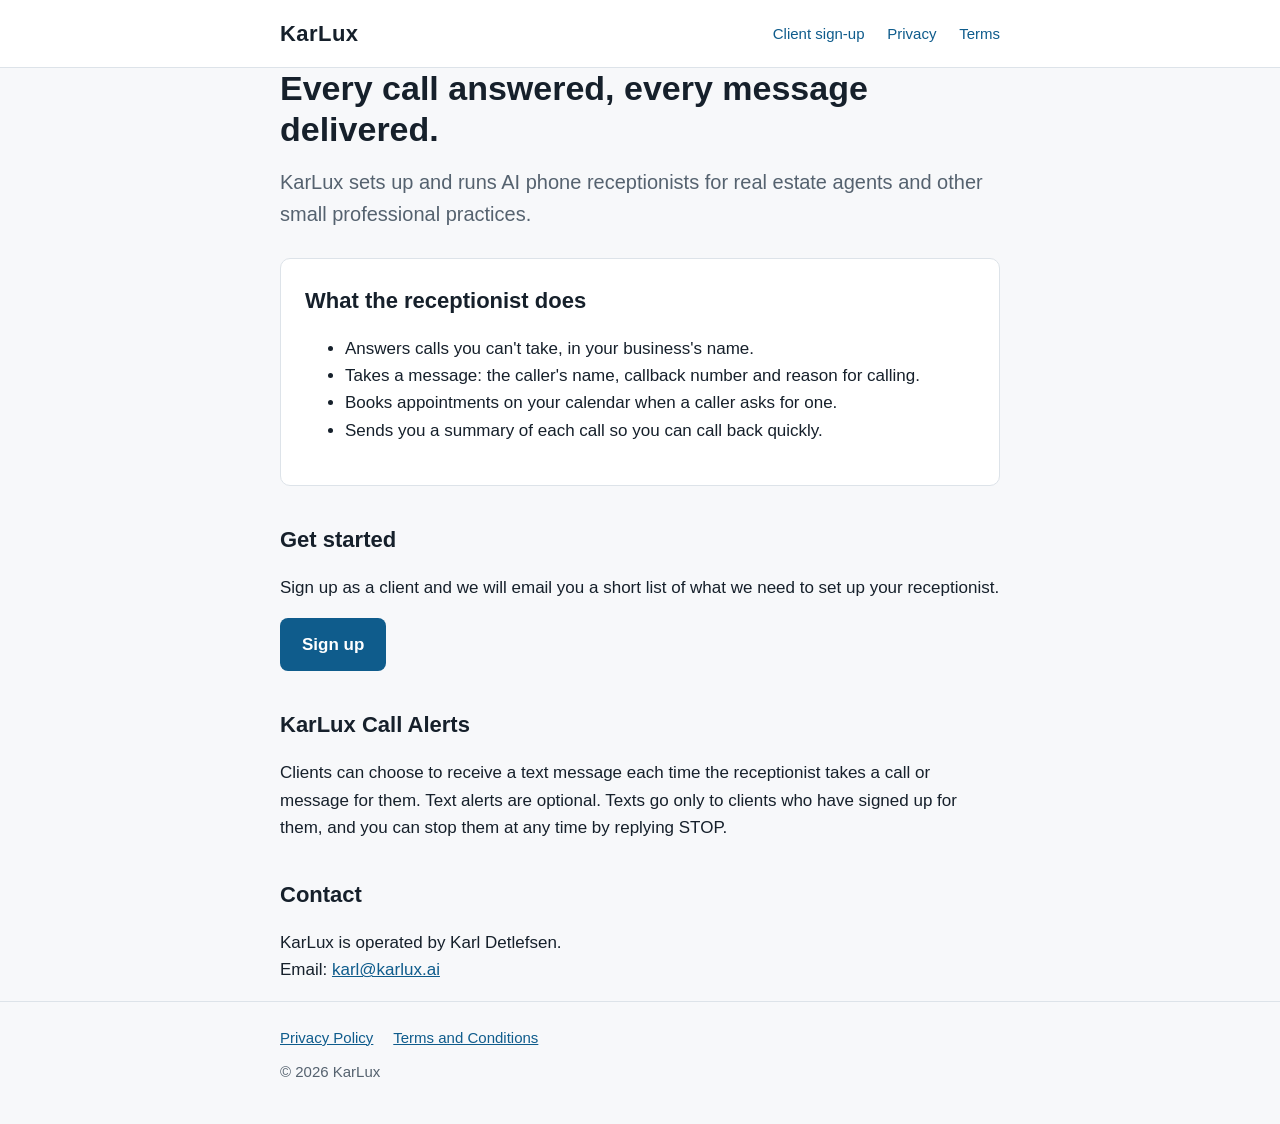
<file: index.html>
<!doctype html>
<html lang="en">
<head>
<meta charset="utf-8">
<meta name="viewport" content="width=device-width, initial-scale=1">
<title>KarLux | AI phone answering for professionals</title>
<meta name="description" content="KarLux sets up and runs AI phone receptionists for real estate agents and other small professional practices.">
<link rel="stylesheet" href="style.css">
</head>
<body>
<header class="site">
<div class="wrap">
<a class="brand" href="index.html">KarLux</a>
<nav>
<a href="signup.html">Client sign-up</a>
<a href="privacy.html">Privacy</a>
<a href="terms.html">Terms</a>
</nav>
</div>
</header>

<main class="wrap">
<h1>Every call answered, every message delivered.</h1>
<p class="lead">KarLux sets up and runs AI phone receptionists for real estate agents and other small professional practices.</p>

<div class="card">
<h2 style="margin-top:0">What the receptionist does</h2>
<ul>
<li>Answers calls you can't take, in your business's name.</li>
<li>Takes a message: the caller's name, callback number and reason for calling.</li>
<li>Books appointments on your calendar when a caller asks for one.</li>
<li>Sends you a summary of each call so you can call back quickly.</li>
</ul>
</div>

<h2>Get started</h2>
<p>Sign up as a client and we will email you a short list of what we need to set up your receptionist.</p>
<p><a class="btn" href="signup.html">Sign up</a></p>

<h2>KarLux Call Alerts</h2>
<p>Clients can choose to receive a text message each time the receptionist takes a call or message for them. Text alerts are optional. Texts go only to clients who have signed up for them, and you can stop them at any time by replying STOP.</p>

<h2>Contact</h2>
<p>KarLux is operated by Karl Detlefsen.<br>
Email: <a href="mailto:karl@karlux.ai">karl@karlux.ai</a></p>
</main>

<footer class="site">
<div class="wrap">
<a href="privacy.html">Privacy Policy</a>
<a href="terms.html">Terms and Conditions</a>
<div style="margin-top:10px">&copy; 2026 KarLux</div>
</div>
</footer>
</body>
</html>
</file>
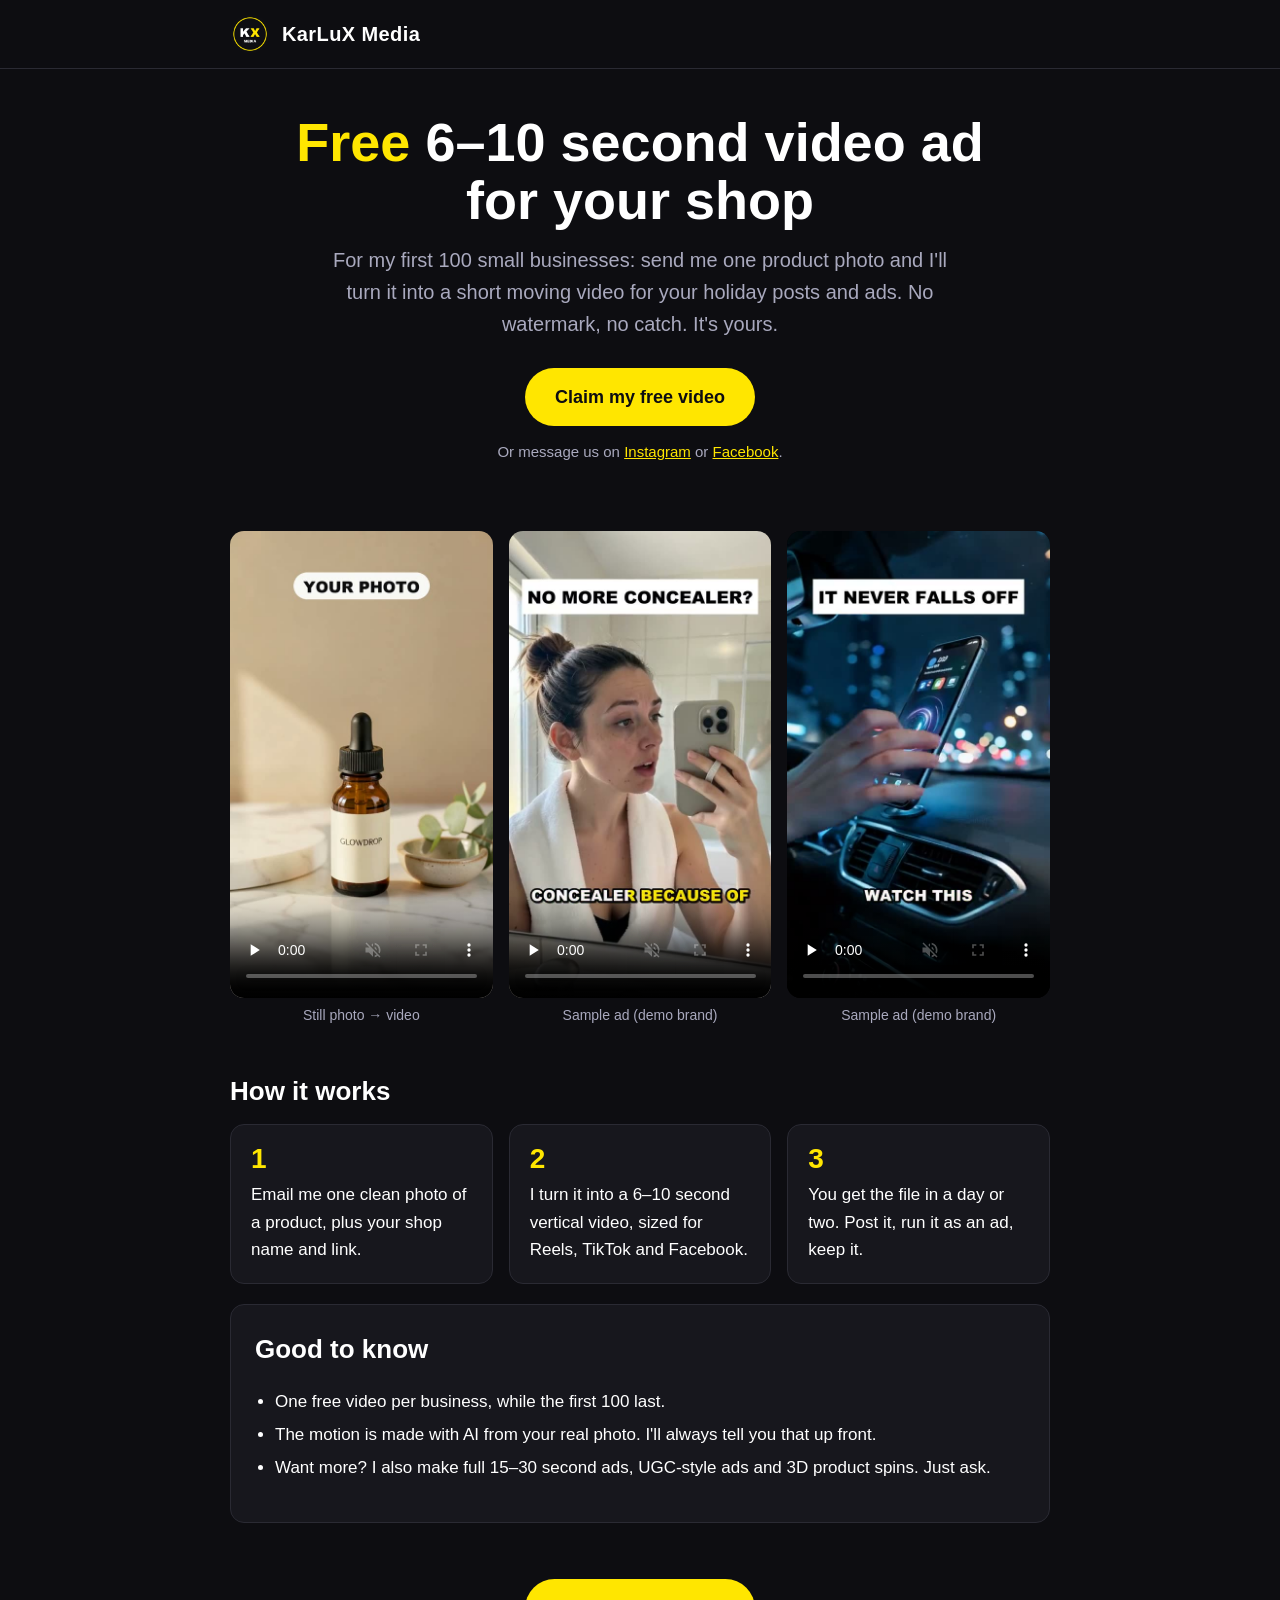
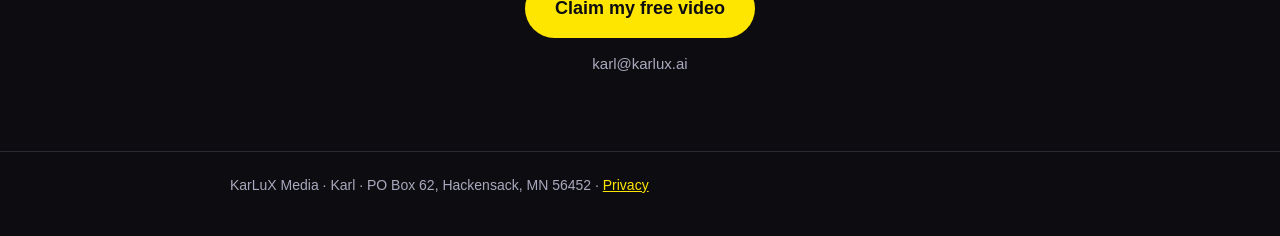
<file: media/index.html>
<!doctype html>
<html lang="en">
<head>
<meta charset="utf-8">
<meta name="viewport" content="width=device-width, initial-scale=1">
<title>KarLuX Media | Free video ad for your shop</title>
<meta name="description" content="Free 6–10 second video ad made from one of your product photos, for my first 100 small businesses. Yours to keep.">
<meta property="og:title" content="Free 6–10 second video ad for your shop">
<meta property="og:description" content="Send one product photo. Get a short video ad. Yours to keep, for my first 100 small businesses.">
<meta property="og:image" content="https://karlux.ai/media/offer.jpg">
<link rel="icon" href="logo.png">
<style>
:root { --bg:#0d0d11; --card:#17171d; --ink:#ffffff; --muted:#a9a9be; --yellow:#ffe600; --line:#2a2a33; }
* { box-sizing:border-box; }
html { -webkit-text-size-adjust:100%; }
body { margin:0; background:var(--bg); color:var(--ink); font:17px/1.6 -apple-system,BlinkMacSystemFont,"Segoe UI",Roboto,Helvetica,Arial,sans-serif; }
a { color:var(--yellow); }
.wrap { max-width:860px; margin:0 auto; padding:0 20px; }
header { border-bottom:1px solid var(--line); }
header .wrap { display:flex; align-items:center; gap:12px; padding:14px 20px; }
header img { width:40px; height:40px; border-radius:50%; }
header span { font-weight:800; font-size:20px; letter-spacing:.02em; }
.hero { padding:44px 0 12px; text-align:center; }
h1 { font-size:clamp(32px,7vw,54px); line-height:1.08; margin:0 0 14px; font-weight:900; }
h1 em { font-style:normal; color:var(--yellow); }
.lead { font-size:20px; color:var(--muted); margin:0 auto 28px; max-width:620px; }
.btn { display:inline-block; background:var(--yellow); color:#0d0d11; border-radius:999px; padding:15px 30px; font-size:18px; font-weight:800; text-decoration:none; }
.alt { margin-top:14px; font-size:15px; color:var(--muted); }
.vids { display:grid; grid-template-columns:repeat(3,1fr); gap:16px; margin:40px 0; }
.vids figure { margin:0; }
.vids video { width:100%; aspect-ratio:9/16; border-radius:14px; background:#000; display:block; }
.vids figcaption { font-size:14px; color:var(--muted); text-align:center; margin-top:6px; }
h2 { font-size:26px; margin:44px 0 12px; }
.steps { display:grid; grid-template-columns:repeat(3,1fr); gap:16px; }
.step { background:var(--card); border:1px solid var(--line); border-radius:14px; padding:20px; }
.step b { display:block; color:var(--yellow); font-size:28px; line-height:1; margin-bottom:8px; }
.card { background:var(--card); border:1px solid var(--line); border-radius:14px; padding:24px; margin:20px 0; }
ul { padding-left:20px; }
li { margin:6px 0; }
.cta { text-align:center; padding:36px 0 20px; }
footer { border-top:1px solid var(--line); margin-top:40px; padding:22px 0 40px; font-size:14px; color:var(--muted); }
@media (max-width:640px) {
  .vids { grid-template-columns:1fr 1fr; }
  .vids figure:first-child { grid-column:1 / -1; max-width:300px; margin:0 auto; }
  .steps { grid-template-columns:1fr; }
}
</style>
</head>
<body>
<header><div class="wrap"><img src="logo.png" alt=""><span>KarLuX Media</span></div></header>

<main class="wrap">
<section class="hero">
<h1><em>Free</em> 6–10 second video ad<br>for your shop</h1>
<p class="lead">For my first 100 small businesses: send me one product photo and I'll turn it into a short moving video for your holiday posts and ads. No watermark, no catch. It's yours.</p>
<a class="btn" href="mailto:karl@karlux.ai?subject=Free%20video%20for%20my%20shop&amp;body=Shop%20name%3A%0AShop%20link%3A%0A%0A(Attach%20one%20product%20photo%20to%20this%20email.)">Claim my free video</a>
<p class="alt">Or message us on <a href="https://www.instagram.com/karluxmedia">Instagram</a> or <a href="https://www.facebook.com/profile.php?id=61596051870930">Facebook</a>.</p>
</section>

<section class="vids">
<figure><video src="offer.mp4" poster="offer.jpg" controls playsinline muted loop preload="none"></video><figcaption>Still photo → video</figcaption></figure>
<figure><video src="sample-glowdrop.mp4" poster="sample-glowdrop.jpg" controls playsinline muted loop preload="none"></video><figcaption>Sample ad (demo brand)</figcaption></figure>
<figure><video src="sample-snapgrip.mp4" poster="sample-snapgrip.jpg" controls playsinline muted loop preload="none"></video><figcaption>Sample ad (demo brand)</figcaption></figure>
</section>

<h2>How it works</h2>
<div class="steps">
<div class="step"><b>1</b>Email me one clean photo of a product, plus your shop name and link.</div>
<div class="step"><b>2</b>I turn it into a 6–10 second vertical video, sized for Reels, TikTok and Facebook.</div>
<div class="step"><b>3</b>You get the file in a day or two. Post it, run it as an ad, keep it.</div>
</div>

<div class="card">
<h2 style="margin-top:0">Good to know</h2>
<ul>
<li>One free video per business, while the first 100 last.</li>
<li>The motion is made with AI from your real photo. I'll always tell you that up front.</li>
<li>Want more? I also make full 15–30 second ads, UGC-style ads and 3D product spins. Just ask.</li>
</ul>
</div>

<div class="cta">
<a class="btn" href="mailto:karl@karlux.ai?subject=Free%20video%20for%20my%20shop&amp;body=Shop%20name%3A%0AShop%20link%3A%0A%0A(Attach%20one%20product%20photo%20to%20this%20email.)">Claim my free video</a>
<p class="alt">karl@karlux.ai</p>
</div>
</main>

<footer><div class="wrap">KarLuX Media · Karl · PO Box 62, Hackensack, MN 56452 · <a href="/privacy.html">Privacy</a></div></footer>
</body>
</html>
</file>
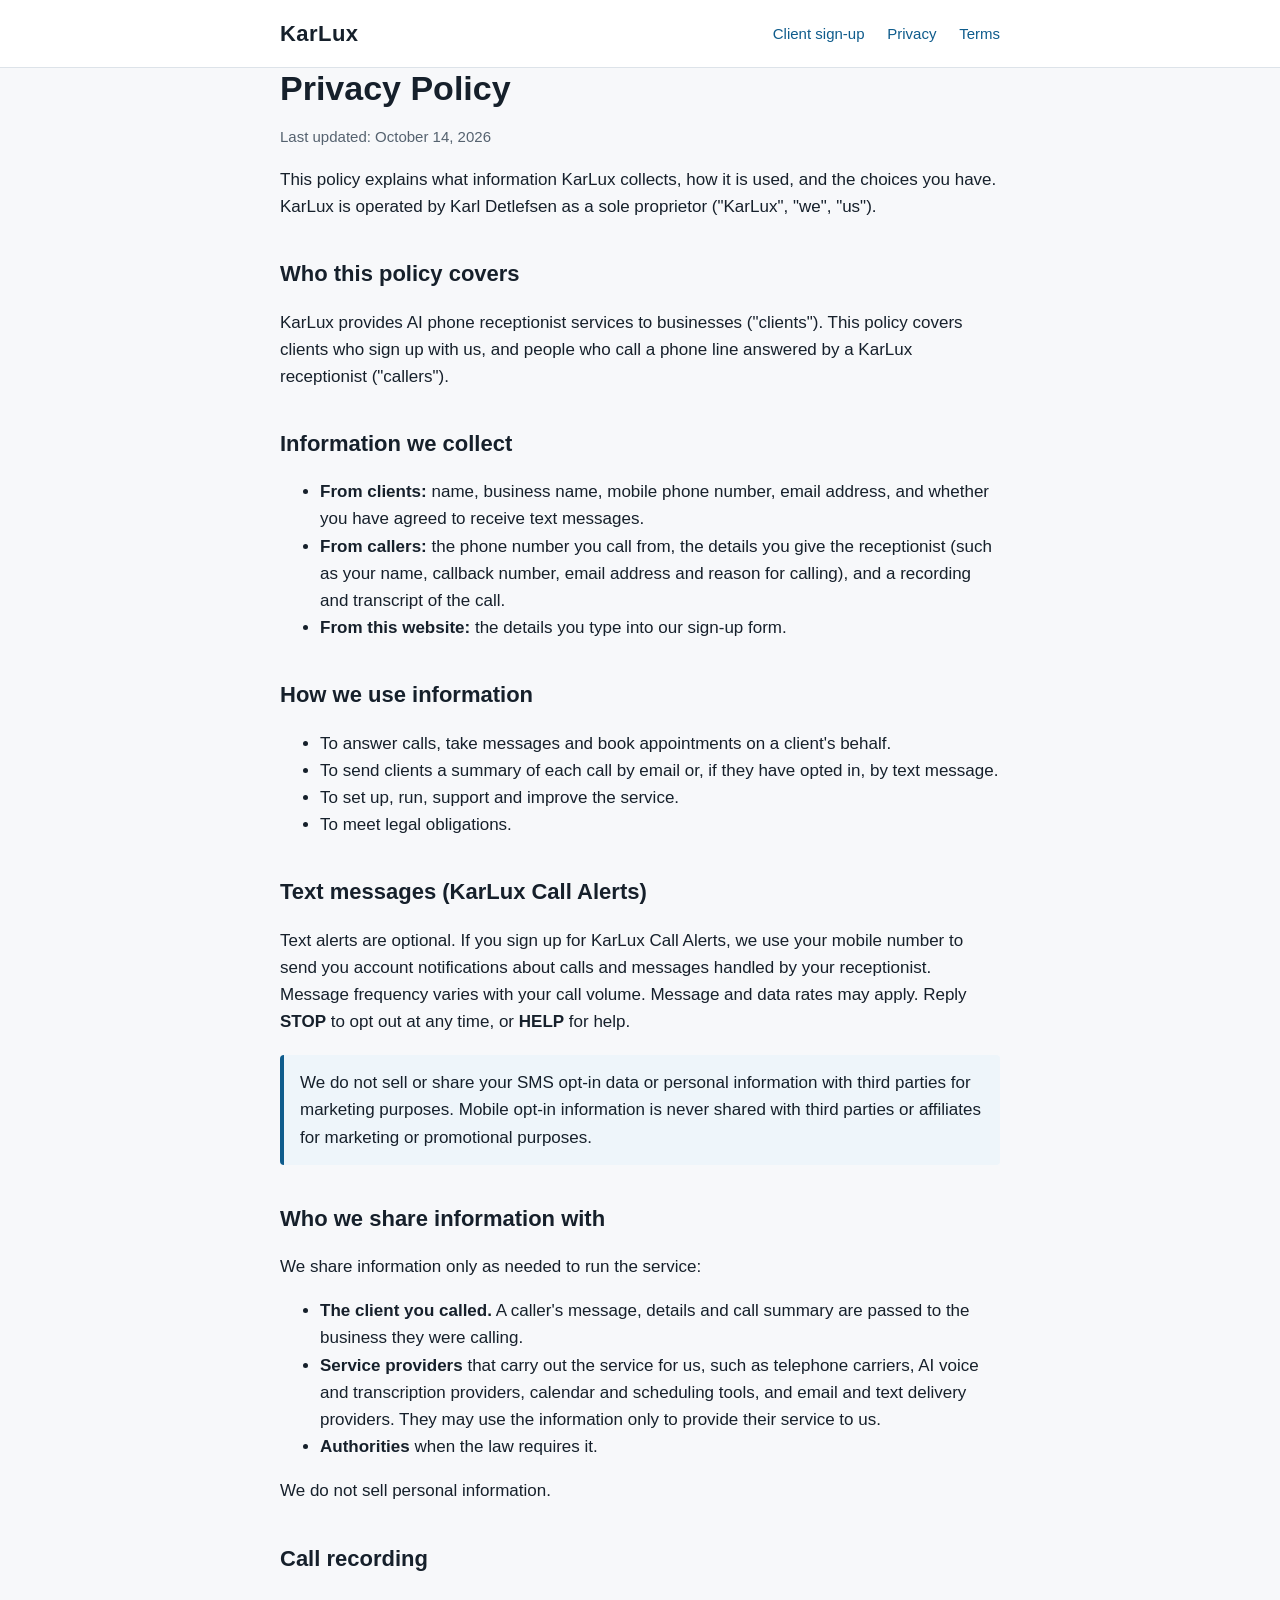
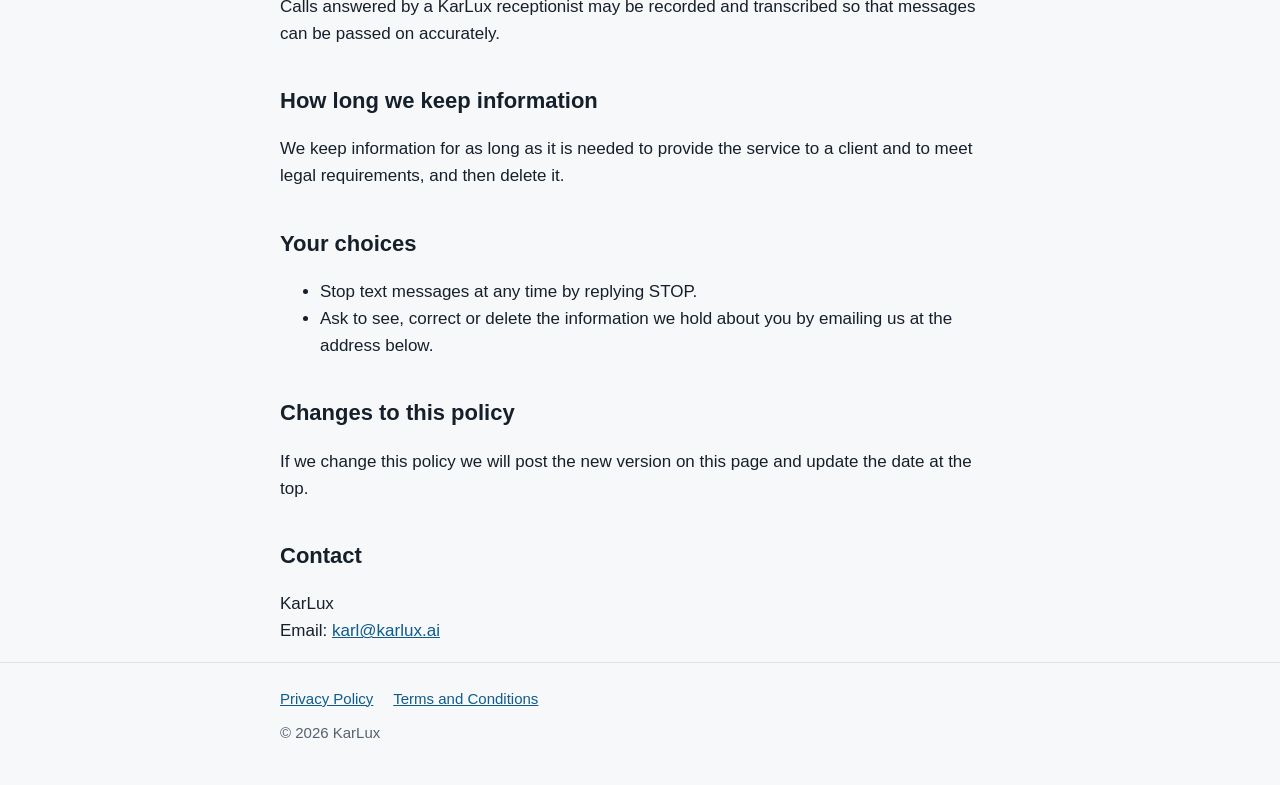
<file: privacy.html>
<!doctype html>
<html lang="en">
<head>
<meta charset="utf-8">
<meta name="viewport" content="width=device-width, initial-scale=1">
<title>Privacy Policy | KarLux</title>
<link rel="stylesheet" href="style.css">
</head>
<body>
<header class="site">
<div class="wrap">
<a class="brand" href="index.html">KarLux</a>
<nav>
<a href="signup.html">Client sign-up</a>
<a href="privacy.html">Privacy</a>
<a href="terms.html">Terms</a>
</nav>
</div>
</header>

<main class="wrap">
<h1>Privacy Policy</h1>
<p class="small">Last updated: October 14, 2026</p>

<p>This policy explains what information KarLux collects, how it is used, and the choices you have. KarLux is operated by Karl Detlefsen as a sole proprietor ("KarLux", "we", "us").</p>

<h2>Who this policy covers</h2>
<p>KarLux provides AI phone receptionist services to businesses ("clients"). This policy covers clients who sign up with us, and people who call a phone line answered by a KarLux receptionist ("callers").</p>

<h2>Information we collect</h2>
<ul>
<li><strong>From clients:</strong> name, business name, mobile phone number, email address, and whether you have agreed to receive text messages.</li>
<li><strong>From callers:</strong> the phone number you call from, the details you give the receptionist (such as your name, callback number, email address and reason for calling), and a recording and transcript of the call.</li>
<li><strong>From this website:</strong> the details you type into our sign-up form.</li>
</ul>

<h2>How we use information</h2>
<ul>
<li>To answer calls, take messages and book appointments on a client's behalf.</li>
<li>To send clients a summary of each call by email or, if they have opted in, by text message.</li>
<li>To set up, run, support and improve the service.</li>
<li>To meet legal obligations.</li>
</ul>

<h2>Text messages (KarLux Call Alerts)</h2>
<p>Text alerts are optional. If you sign up for KarLux Call Alerts, we use your mobile number to send you account notifications about calls and messages handled by your receptionist. Message frequency varies with your call volume. Message and data rates may apply. Reply <strong>STOP</strong> to opt out at any time, or <strong>HELP</strong> for help.</p>
<div class="notice">We do not sell or share your SMS opt-in data or personal information with third parties for marketing purposes. Mobile opt-in information is never shared with third parties or affiliates for marketing or promotional purposes.</div>

<h2>Who we share information with</h2>
<p>We share information only as needed to run the service:</p>
<ul>
<li><strong>The client you called.</strong> A caller's message, details and call summary are passed to the business they were calling.</li>
<li><strong>Service providers</strong> that carry out the service for us, such as telephone carriers, AI voice and transcription providers, calendar and scheduling tools, and email and text delivery providers. They may use the information only to provide their service to us.</li>
<li><strong>Authorities</strong> when the law requires it.</li>
</ul>
<p>We do not sell personal information.</p>

<h2>Call recording</h2>
<p>Calls answered by a KarLux receptionist may be recorded and transcribed so that messages can be passed on accurately.</p>

<h2>How long we keep information</h2>
<p>We keep information for as long as it is needed to provide the service to a client and to meet legal requirements, and then delete it.</p>

<h2>Your choices</h2>
<ul>
<li>Stop text messages at any time by replying STOP.</li>
<li>Ask to see, correct or delete the information we hold about you by emailing us at the address below.</li>
</ul>

<h2>Changes to this policy</h2>
<p>If we change this policy we will post the new version on this page and update the date at the top.</p>

<h2>Contact</h2>
<p>KarLux<br>Email: <a href="mailto:karl@karlux.ai">karl@karlux.ai</a></p>
</main>

<footer class="site">
<div class="wrap">
<a href="privacy.html">Privacy Policy</a>
<a href="terms.html">Terms and Conditions</a>
<div style="margin-top:10px">&copy; 2026 KarLux</div>
</div>
</footer>
</body>
</html>
</file>
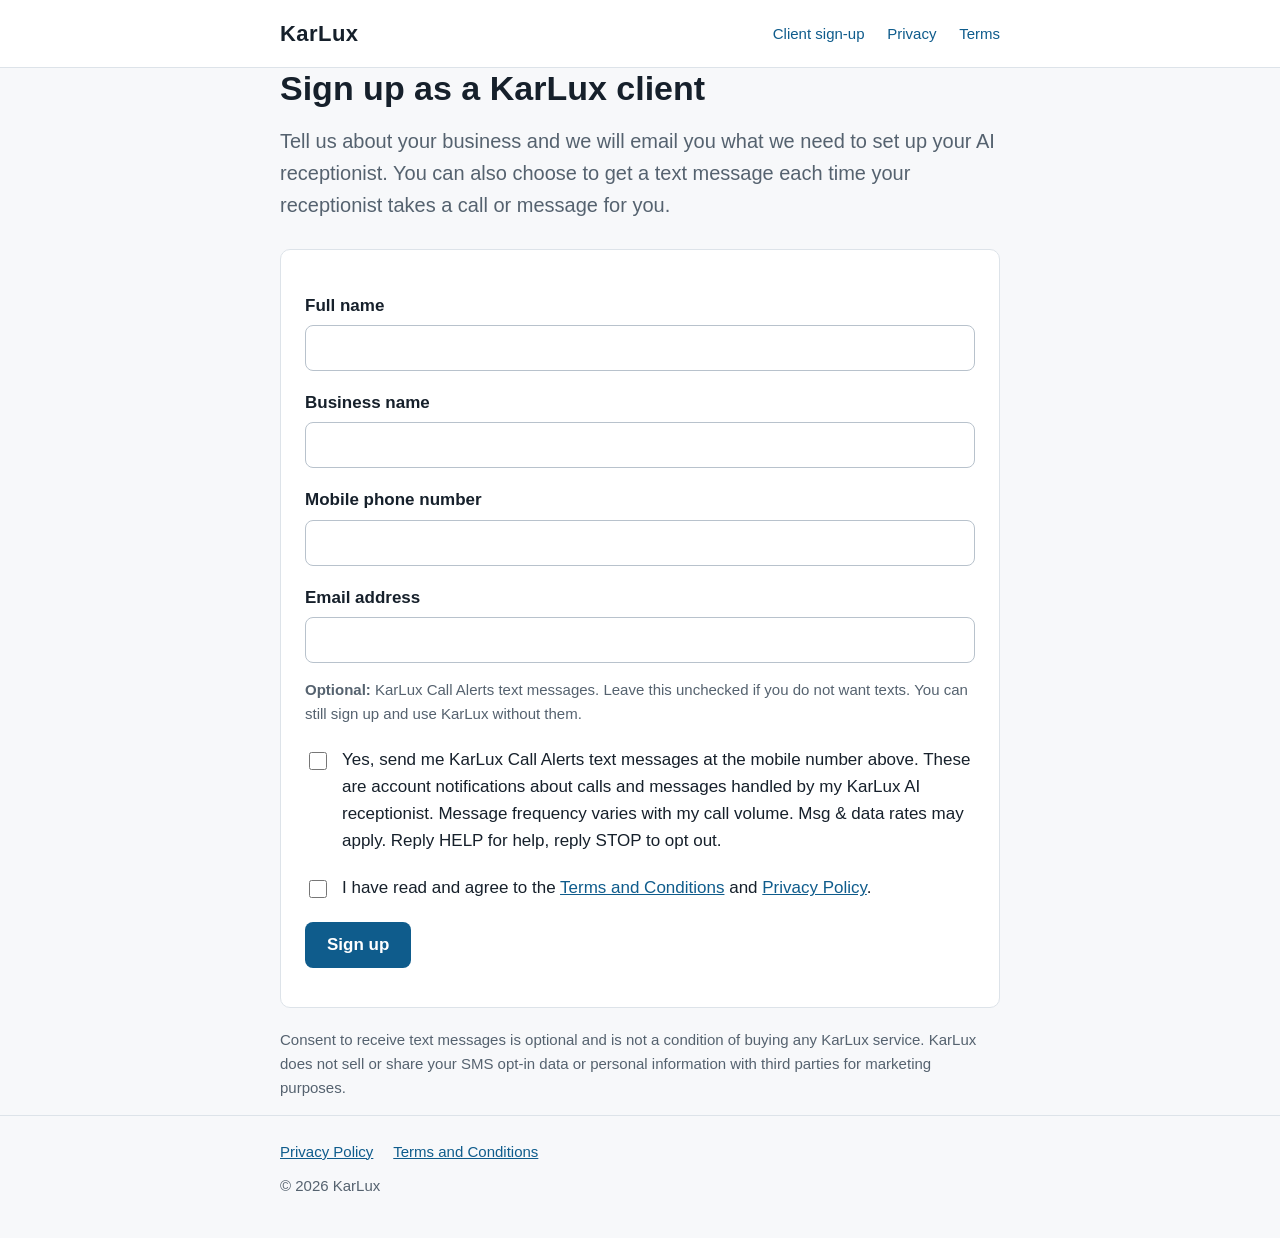
<file: signup.html>
<!doctype html>
<html lang="en">
<head>
<meta charset="utf-8">
<meta name="viewport" content="width=device-width, initial-scale=1">
<title>Client sign-up | KarLux</title>
<link rel="stylesheet" href="style.css">
</head>
<body>
<header class="site">
<div class="wrap">
<a class="brand" href="index.html">KarLux</a>
<nav>
<a href="signup.html">Client sign-up</a>
<a href="privacy.html">Privacy</a>
<a href="terms.html">Terms</a>
</nav>
</div>
</header>

<main class="wrap">
<h1>Sign up as a KarLux client</h1>
<p class="lead">Tell us about your business and we will email you what we need to set up your AI receptionist. You can also choose to get a text message each time your receptionist takes a call or message for you.</p>

<form id="signup" class="card" action="https://script.google.com/macros/s/AKfycbxIBVOZTfiOvm__iTl9dS9_nssxw8nvi1AadWsoYMQ4fEQuBhH6ZJucPxNkKTxIQCl8/exec" method="post">
<label for="name">Full name</label>
<input id="name" name="name" type="text" autocomplete="name" required>

<label for="business">Business name</label>
<input id="business" name="business" type="text" autocomplete="organization" required>

<label for="phone">Mobile phone number</label>
<input id="phone" name="phone" type="tel" autocomplete="tel" inputmode="tel" required>

<label for="email">Email address</label>
<input id="email" name="email" type="email" autocomplete="email" required>

<!-- Spam trap: hidden from people. Bots that fill it in are ignored. -->
<div class="hp" aria-hidden="true">
<label for="website">Leave this empty</label>
<input id="website" name="website" type="text" tabindex="-1" autocomplete="off">
</div>

<p class="small"><strong>Optional:</strong> KarLux Call Alerts text messages. Leave this unchecked if you do not want texts. You can still sign up and use KarLux without them.</p>
<label class="check">
<input type="checkbox" id="sms_consent" name="sms_consent" value="yes">
<span>Yes, send me KarLux Call Alerts text messages at the mobile number above. These are account notifications about calls and messages handled by my KarLux AI receptionist. Message frequency varies with my call volume. Msg &amp; data rates may apply. Reply HELP for help, reply STOP to opt out.</span>
</label>

<label class="check">
<input type="checkbox" name="terms_consent" value="yes" required>
<span>I have read and agree to the <a href="terms.html">Terms and Conditions</a> and <a href="privacy.html">Privacy Policy</a>.</span>
</label>

<button class="btn" type="submit">Sign up</button>
<p id="status" class="small" role="status" aria-live="polite"></p>
</form>

<p class="small">Consent to receive text messages is optional and is not a condition of buying any KarLux service. KarLux does not sell or share your SMS opt-in data or personal information with third parties for marketing purposes.</p>
</main>

<footer class="site">
<div class="wrap">
<a href="privacy.html">Privacy Policy</a>
<a href="terms.html">Terms and Conditions</a>
<div style="margin-top:10px">&copy; 2026 KarLux</div>
</div>
</footer>

<script>
(function () {
var form = document.getElementById('signup');
var status = document.getElementById('status');
var openedAt = Date.now();
var sending = false;
form.addEventListener('submit', function (e) {
e.preventDefault();
if (sending) { return; }
var endpoint = form.getAttribute('action');
var data = new FormData(form);
var smsYes = document.getElementById('sms_consent').checked;
if (!smsYes) { data.set('sms_consent', 'no'); }
data.append('source', 'karlux.ai sign-up form');
data.append('submitted_at', new Date().toISOString());
data.append('seconds_on_page', String(Math.round((Date.now() - openedAt) / 1000)));
// Spam check: real people never fill the hidden field, and take more than 3 seconds.
var looksLikeBot = document.getElementById('website').value !== '' || (Date.now() - openedAt) < 3000;
sending = true;
status.textContent = 'Sending...';
var send = looksLikeBot
? Promise.resolve({ ok: true })
: fetch(endpoint, { method: 'POST', body: new URLSearchParams(data) })
.then(function (r) {
if (!r.ok) { throw new Error('HTTP ' + r.status); }
return r.json();
});
send
.then(function (res) {
if (!res || !res.ok) { throw new Error('rejected'); }
var done = document.createElement('div');
done.className = 'card';
done.setAttribute('role', 'status');
var html = '<h2 style="margin-top:0">Thank you. You are signed up.</h2>' +
'<p>We received your sign-up. Watch your email for a short list of what we need to set up your AI receptionist.</p>';
if (smsYes) {
html += '<p>You also signed up for KarLux Call Alerts. You will get a text message when your AI receptionist takes a call or message for you. Message frequency varies. Msg &amp; data rates may apply. Reply STOP to any message to opt out, or HELP for help.</p>';
}
html += '<p><a href="index.html">Back to the home page</a></p>';
done.innerHTML = html;
form.parentNode.replaceChild(done, form);
done.scrollIntoView({ block: 'center' });
})
.catch(function () {
sending = false;
status.textContent = 'Something went wrong and your sign-up was not sent. Please try again or email karl@karlux.ai.';
});
});
})();
</script>
</body>
</html>
</file>
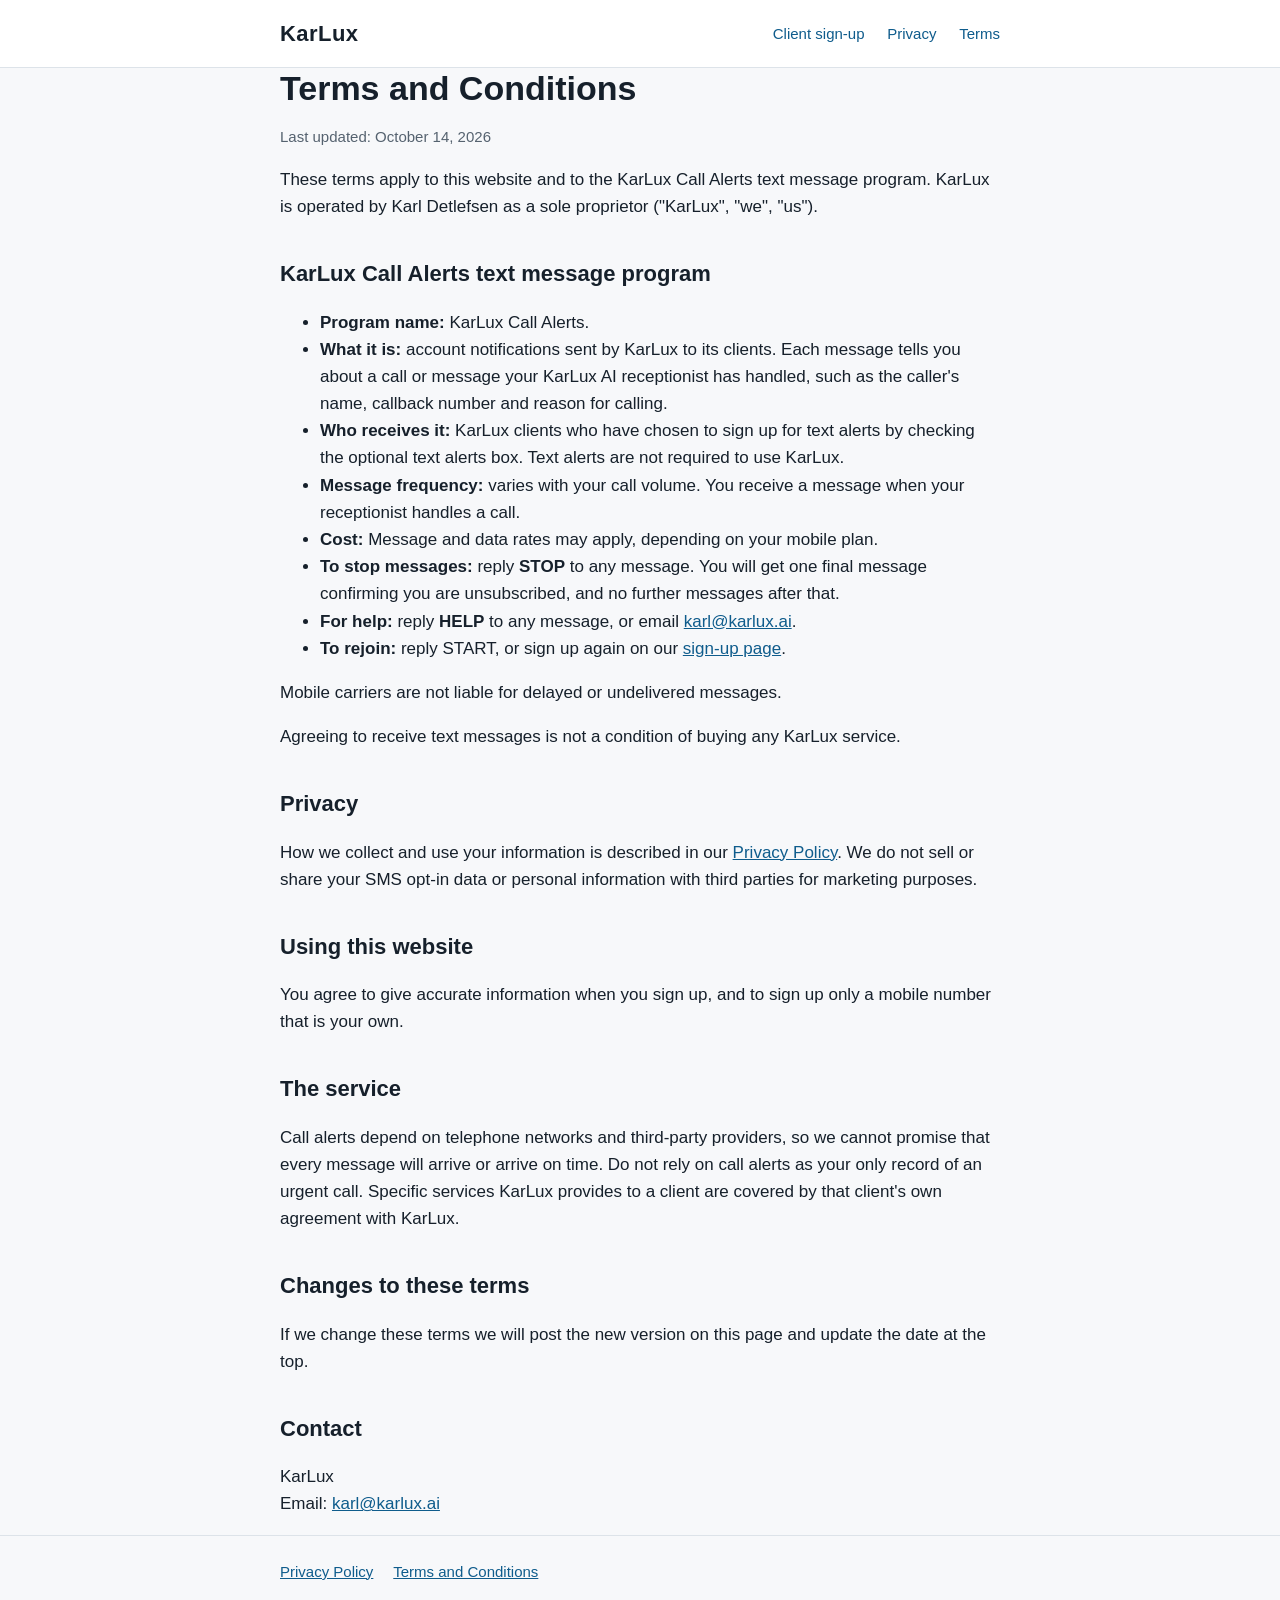
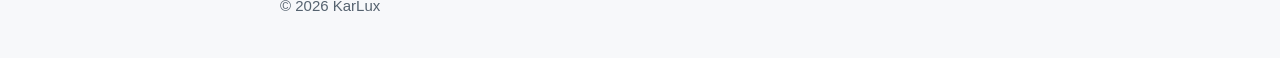
<file: terms.html>
<!doctype html>
<html lang="en">
<head>
<meta charset="utf-8">
<meta name="viewport" content="width=device-width, initial-scale=1">
<title>Terms and Conditions | KarLux</title>
<link rel="stylesheet" href="style.css">
</head>
<body>
<header class="site">
<div class="wrap">
<a class="brand" href="index.html">KarLux</a>
<nav>
<a href="signup.html">Client sign-up</a>
<a href="privacy.html">Privacy</a>
<a href="terms.html">Terms</a>
</nav>
</div>
</header>

<main class="wrap">
<h1>Terms and Conditions</h1>
<p class="small">Last updated: October 14, 2026</p>

<p>These terms apply to this website and to the KarLux Call Alerts text message program. KarLux is operated by Karl Detlefsen as a sole proprietor ("KarLux", "we", "us").</p>

<h2>KarLux Call Alerts text message program</h2>
<ul>
<li><strong>Program name:</strong> KarLux Call Alerts.</li>
<li><strong>What it is:</strong> account notifications sent by KarLux to its clients. Each message tells you about a call or message your KarLux AI receptionist has handled, such as the caller's name, callback number and reason for calling.</li>
<li><strong>Who receives it:</strong> KarLux clients who have chosen to sign up for text alerts by checking the optional text alerts box. Text alerts are not required to use KarLux.</li>
<li><strong>Message frequency:</strong> varies with your call volume. You receive a message when your receptionist handles a call.</li>
<li><strong>Cost:</strong> Message and data rates may apply, depending on your mobile plan.</li>
<li><strong>To stop messages:</strong> reply <strong>STOP</strong> to any message. You will get one final message confirming you are unsubscribed, and no further messages after that.</li>
<li><strong>For help:</strong> reply <strong>HELP</strong> to any message, or email <a href="mailto:karl@karlux.ai">karl@karlux.ai</a>.</li>
<li><strong>To rejoin:</strong> reply START, or sign up again on our <a href="signup.html">sign-up page</a>.</li>
</ul>
<p>Mobile carriers are not liable for delayed or undelivered messages.</p>
<p>Agreeing to receive text messages is not a condition of buying any KarLux service.</p>

<h2>Privacy</h2>
<p>How we collect and use your information is described in our <a href="privacy.html">Privacy Policy</a>. We do not sell or share your SMS opt-in data or personal information with third parties for marketing purposes.</p>

<h2>Using this website</h2>
<p>You agree to give accurate information when you sign up, and to sign up only a mobile number that is your own.</p>

<h2>The service</h2>
<p>Call alerts depend on telephone networks and third-party providers, so we cannot promise that every message will arrive or arrive on time. Do not rely on call alerts as your only record of an urgent call. Specific services KarLux provides to a client are covered by that client's own agreement with KarLux.</p>

<h2>Changes to these terms</h2>
<p>If we change these terms we will post the new version on this page and update the date at the top.</p>

<h2>Contact</h2>
<p>KarLux<br>Email: <a href="mailto:karl@karlux.ai">karl@karlux.ai</a></p>
</main>

<footer class="site">
<div class="wrap">
<a href="privacy.html">Privacy Policy</a>
<a href="terms.html">Terms and Conditions</a>
<div style="margin-top:10px">&copy; 2026 KarLux</div>
</div>
</footer>
</body>
</html>
</file>
<file: style.css>
:root {
  --ink: #16202b;
  --muted: #55626f;
  --line: #dde3e9;
  --bg: #f7f8fa;
  --card: #ffffff;
  --accent: #0f5c8c;
}
* { box-sizing: border-box; }
html { -webkit-text-size-adjust: 100%; }
body {
  margin: 0;
  background: var(--bg);
  color: var(--ink);
  font: 17px/1.6 -apple-system, BlinkMacSystemFont, "Segoe UI", Roboto, Helvetica, Arial, sans-serif;
}
a { color: var(--accent); }
.wrap { max-width: 760px; margin: 0 auto; padding: 0 20px; }
header.site { background: var(--card); border-bottom: 1px solid var(--line); }
header.site .wrap { display: flex; flex-wrap: wrap; align-items: center; justify-content: space-between; gap: 8px 24px; padding-top: 16px; padding-bottom: 16px; }
.brand { font-weight: 700; font-size: 22px; letter-spacing: 0.02em; color: var(--ink); text-decoration: none; }
nav a { margin-left: 18px; text-decoration: none; font-size: 15px; }
nav a:first-child { margin-left: 0; }
main { padding: 40px 0 56px; }
h1 { font-size: 34px; line-height: 1.2; margin: 0 0 16px; }
h2 { font-size: 22px; margin: 36px 0 10px; }
p, li { color: var(--ink); }
.lead { font-size: 20px; color: var(--muted); margin: 0 0 28px; }
.card { background: var(--card); border: 1px solid var(--line); border-radius: 10px; padding: 24px; margin: 20px 0; }
.btn { display: inline-block; background: var(--accent); color: #fff; border: 0; border-radius: 8px; padding: 13px 22px; font-size: 17px; font-weight: 600; text-decoration: none; cursor: pointer; }
label { display: block; font-weight: 600; margin: 18px 0 6px; }
input[type="text"], input[type="tel"], input[type="email"] { width: 100%; padding: 12px; font-size: 17px; border: 1px solid #b8c2cc; border-radius: 8px; background: #fff; color: var(--ink); }
.check { display: flex; gap: 12px; align-items: flex-start; margin: 20px 0; font-weight: 400; }
.check input { margin-top: 6px; width: 18px; height: 18px; flex: none; }
.small { font-size: 15px; color: var(--muted); }
.notice { border-left: 4px solid var(--accent); background: #eef5fa; padding: 14px 16px; border-radius: 4px; margin: 20px 0; }
footer.site { border-top: 1px solid var(--line); padding: 24px 0 40px; font-size: 15px; color: var(--muted); }
footer.site a { margin-right: 16px; }

/* Spam trap field: kept off screen so only bots fill it in */
.hp { position: absolute; left: -10000px; top: auto; width: 1px; height: 1px; overflow: hidden; }
</file>
